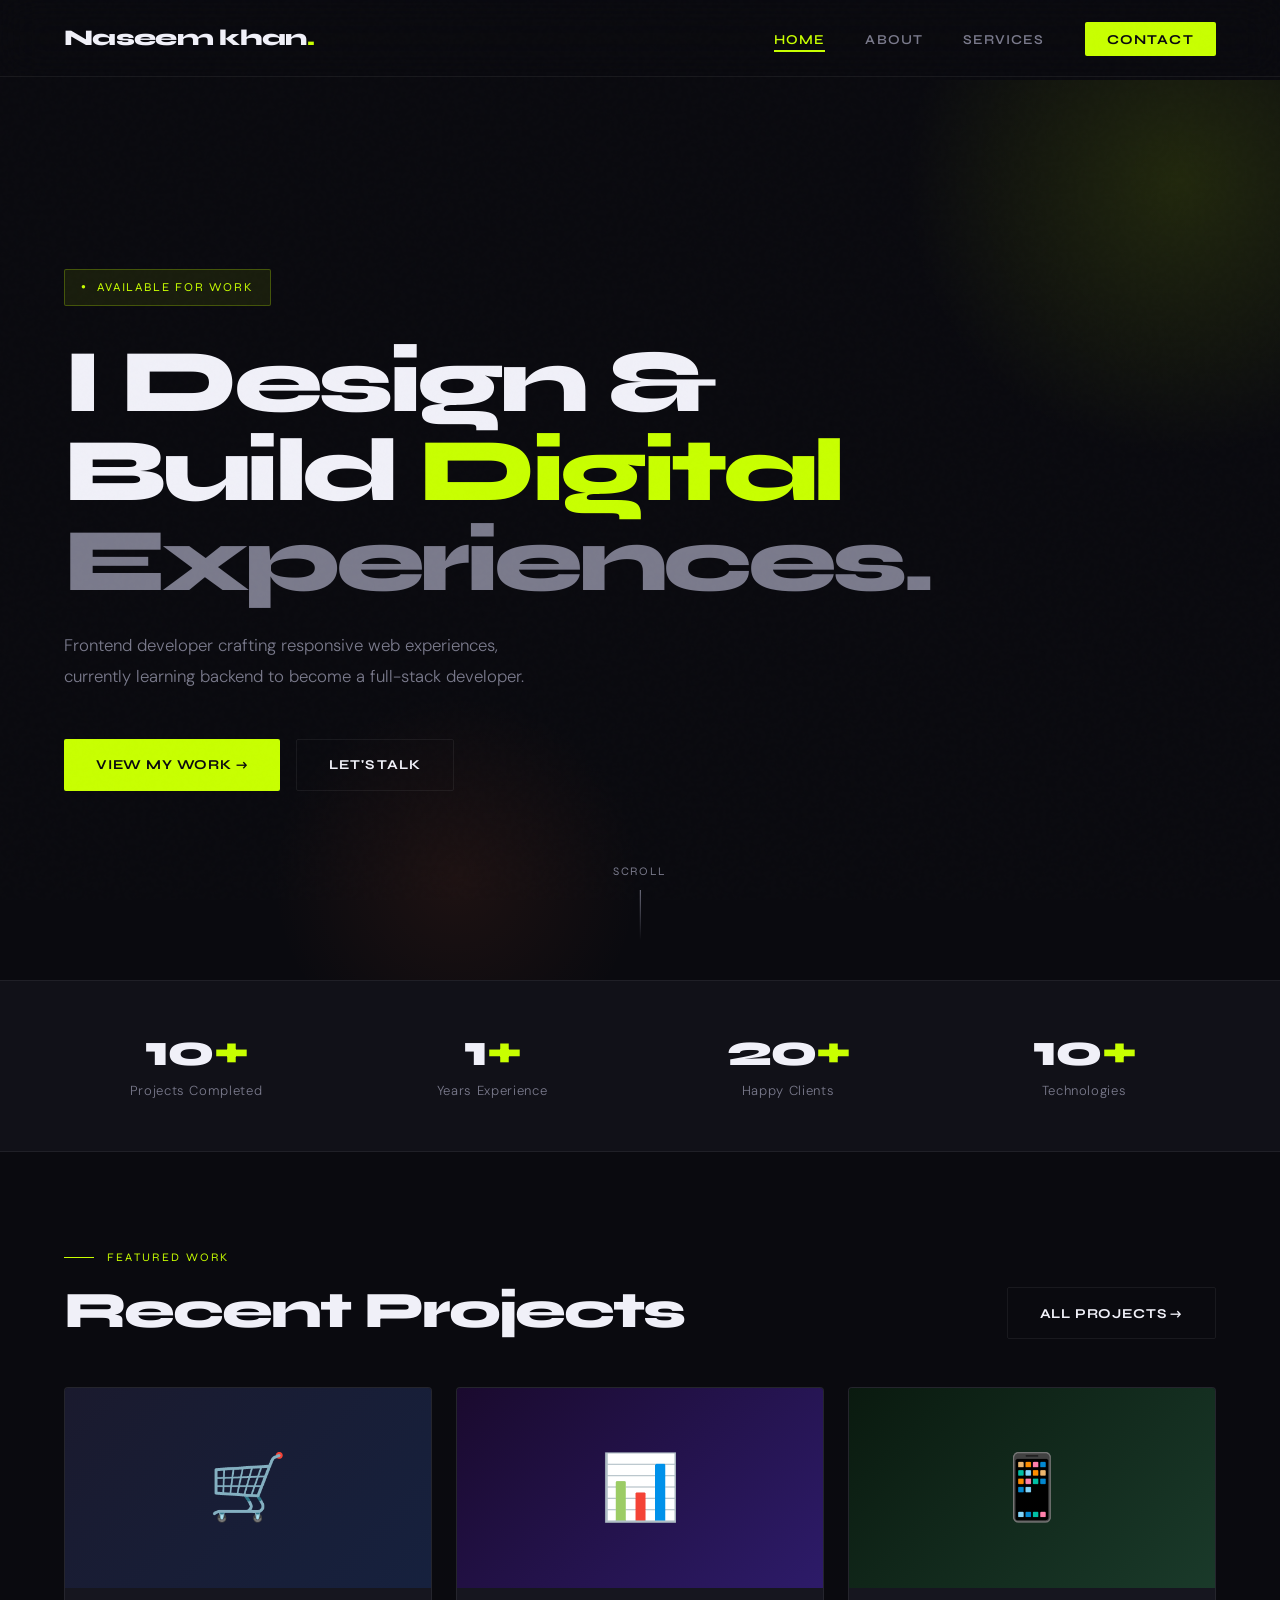
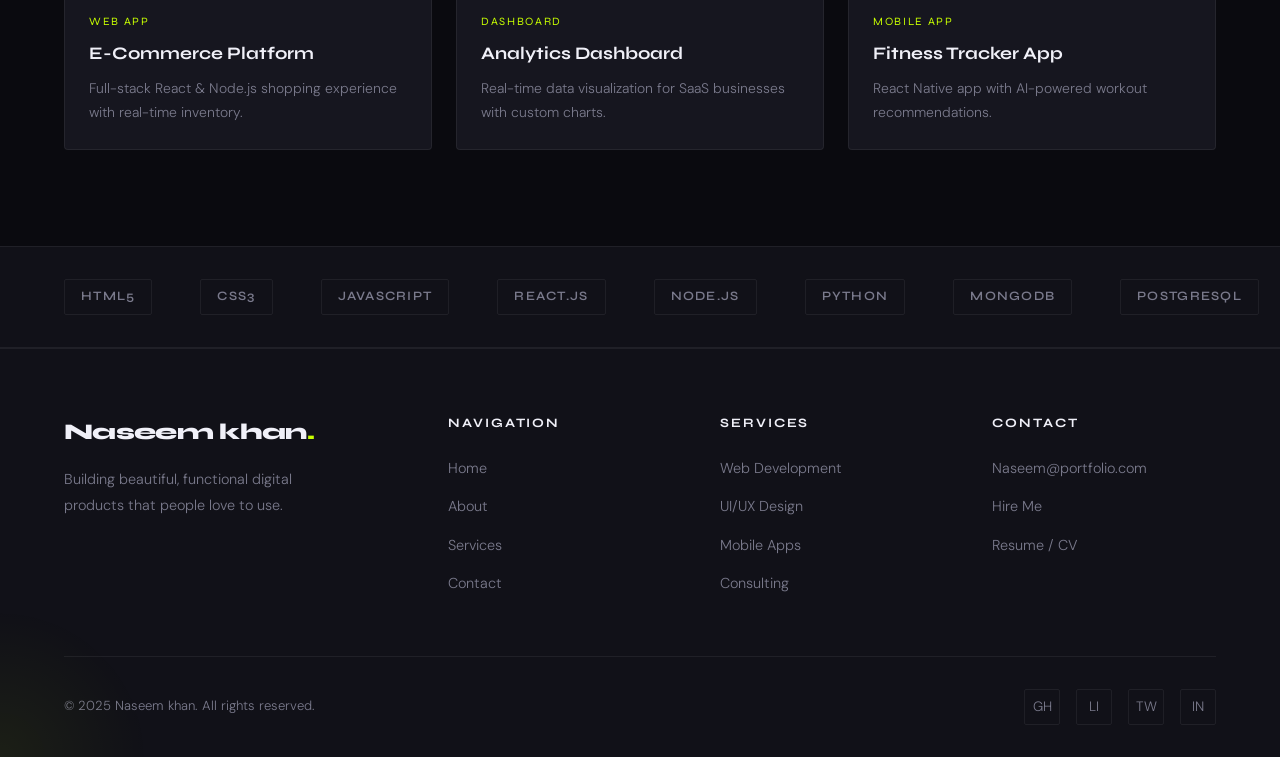
<file: NaseeemPortfolio/index.html>
<!DOCTYPE html>
<html lang="en">

<head>
  <meta charset="UTF-8" />
  <meta name="viewport" content="width=device-width, initial-scale=1.0" />
  <title>Portfolio — Home</title>
  <link rel="stylesheet" href="style.css" />
  <style>
    /* ── HERO ── */
    .hero {
      min-height: 100vh;
      display: flex;
      align-items: center;
      padding: 0 4rem;
      position: relative;
      overflow: hidden;
    }

    .hero-bg {
      position: absolute;
      inset: 0;
      z-index: 0;
    }

    .hero-bg::before {
      content: '';
      position: absolute;
      top: -200px;
      right: -200px;
      width: 600px;
      height: 600px;
      background: radial-gradient(circle, rgba(200, 255, 0, 0.12) 0%, transparent 65%);
      animation: pulse 6s ease-in-out infinite;
    }

    .hero-bg::after {
      content: '';
      position: absolute;
      bottom: -100px;
      left: 20%;
      width: 400px;
      height: 400px;
      background: radial-gradient(circle, rgba(255, 107, 53, 0.08) 0%, transparent 65%);
      animation: pulse 8s ease-in-out 2s infinite;
    }

    @keyframes pulse {

      0%,
      100% {
        transform: scale(1);
        opacity: 1;
      }

      50% {
        transform: scale(1.1);
        opacity: 0.7;
      }
    }

    .hero-content {
      position: relative;
      z-index: 1;
      max-width: 800px;
    }

    .hero-tag {
      display: inline-flex;
      align-items: center;
      gap: 0.6rem;
      background: rgba(200, 255, 0, 0.08);
      border: 1px solid rgba(200, 255, 0, 0.25);
      color: var(--accent);
      font-family: var(--font-display);
      font-size: 0.75rem;
      letter-spacing: 0.15em;
      text-transform: uppercase;
      padding: 0.45rem 1rem;
      border-radius: 2px;
      margin-bottom: 2rem;
      animation: fadeIn 0.8s ease both;
    }

    .hero-tag::before {
      content: '●';
      font-size: 0.5rem;
      animation: blink 1.5s infinite;
    }

    @keyframes blink {

      0%,
      100% {
        opacity: 1
      }

      50% {
        opacity: 0.2
      }
    }

    .hero-title {
      font-family: var(--font-display);
      font-weight: 800;
      font-size: clamp(3rem, 7vw, 6rem);
      line-height: 1.0;
      letter-spacing: -0.05em;
      margin-bottom: 1.5rem;
    }

    .hero-title .line {
      display: block;
      animation: fadeUp 0.8s ease both;
    }

    .hero-title .line:nth-child(2) {
      animation-delay: 0.15s;
    }

    .hero-title .line:nth-child(3) {
      animation-delay: 0.3s;
      color: var(--muted);
    }

    .hero-title .highlight {
      color: var(--accent);
      position: relative;
    }

    .hero-desc {
      font-size: 1.05rem;
      color: var(--muted);
      max-width: 500px;
      margin-bottom: 3rem;
      line-height: 1.8;
      animation: fadeUp 0.8s 0.45s ease both;
    }

    .hero-actions {
      display: flex;
      gap: 1rem;
      flex-wrap: wrap;
      animation: fadeUp 0.8s 0.6s ease both;
    }

    .hero-scroll {
      position: absolute;
      bottom: 2.5rem;
      left: 50%;
      transform: translateX(-50%);
      display: flex;
      flex-direction: column;
      align-items: center;
      gap: 0.5rem;
      color: var(--muted);
      font-size: 0.72rem;
      letter-spacing: 0.15em;
      text-transform: uppercase;
      font-family: var(--font-display);
    }

    .scroll-line {
      width: 1px;
      height: 50px;
      background: linear-gradient(to bottom, var(--muted), transparent);
      animation: scrollLine 2s ease-in-out infinite;
    }

    @keyframes scrollLine {
      0% {
        transform: scaleY(0);
        transform-origin: top;
      }

      50% {
        transform: scaleY(1);
        transform-origin: top;
      }

      51% {
        transform: scaleY(1);
        transform-origin: bottom;
      }

      100% {
        transform: scaleY(0);
        transform-origin: bottom;
      }
    }

    /* ── STATS ── */
    .stats-section {
      background: var(--surface);
      border-top: 1px solid var(--border);
      border-bottom: 1px solid var(--border);
      padding: 3rem 4rem;
    }

    .stats-grid {
      display: grid;
      grid-template-columns: repeat(4, 1fr);
      gap: 2rem;
    }

    .stat-item {
      text-align: center;
    }

    .stat-num {
      font-family: var(--font-display);
      font-weight: 800;
      font-size: 2.8rem;
      letter-spacing: -0.04em;
      color: var(--text);
      line-height: 1;
    }

    .stat-num span {
      color: var(--accent);
    }

    .stat-label {
      font-size: 0.82rem;
      color: var(--muted);
      margin-top: 0.4rem;
      letter-spacing: 0.05em;
    }

    /* ── WORK PREVIEW ── */
    .work-preview {
      padding: 6rem 4rem;
    }

    .work-header {
      display: flex;
      justify-content: space-between;
      align-items: flex-end;
      margin-bottom: 3rem;
    }

    .projects-grid {
      display: grid;
      grid-template-columns: repeat(3, 1fr);
      gap: 1.5rem;
    }

    .project-card {
      background: var(--card);
      border: 1px solid var(--border);
      border-radius: 4px;
      overflow: hidden;
      transition: all 0.4s ease;
      cursor: pointer;
    }

    .project-card:hover {
      border-color: rgba(200, 255, 0, 0.3);
      transform: translateY(-6px);
      box-shadow: 0 20px 60px rgba(0, 0, 0, 0.4);
    }

    .project-thumb {
      height: 200px;
      position: relative;
      overflow: hidden;
    }

    .project-thumb .thumb-bg {
      position: absolute;
      inset: 0;
      display: flex;
      align-items: center;
      justify-content: center;
      font-size: 4rem;
      transition: transform 0.4s ease;
    }

    .project-card:hover .thumb-bg {
      transform: scale(1.08);
    }

    .p1 .thumb-bg {
      background: linear-gradient(135deg, #1a1a2e, #16213e);
    }

    .p2 .thumb-bg {
      background: linear-gradient(135deg, #1a0a2e, #2d1b69);
    }

    .p3 .thumb-bg {
      background: linear-gradient(135deg, #0a1a0f, #1a3a2a);
    }

    .project-info {
      padding: 1.5rem;
    }

    .project-tag {
      font-size: 0.7rem;
      letter-spacing: 0.15em;
      text-transform: uppercase;
      color: var(--accent);
      font-family: var(--font-display);
      margin-bottom: 0.5rem;
    }

    .project-info h3 {
      font-family: var(--font-display);
      font-weight: 700;
      font-size: 1.1rem;
      margin-bottom: 0.5rem;
    }

    .project-info p {
      font-size: 0.87rem;
      color: var(--muted);
    }

    /* ── SKILLS STRIP ── */
    .skills-strip {
      background: var(--surface);
      border-top: 1px solid var(--border);
      border-bottom: 1px solid var(--border);
      padding: 2rem 4rem;
      overflow: hidden;
    }

    .skills-track {
      display: flex;
      gap: 3rem;
      animation: marquee 20s linear infinite;
      white-space: nowrap;
    }

    .skill-pill {
      font-family: var(--font-display);
      font-weight: 600;
      font-size: 0.8rem;
      letter-spacing: 0.1em;
      text-transform: uppercase;
      color: var(--muted);
      padding: 0.4rem 1rem;
      border: 1px solid var(--border);
      border-radius: 2px;
      flex-shrink: 0;
      transition: all 0.3s;
    }

    .skill-pill:hover {
      color: var(--accent);
      border-color: var(--accent);
    }

    @keyframes marquee {
      from {
        transform: translateX(0);
      }

      to {
        transform: translateX(-50%);
      }
    }

    @media (max-width: 900px) {
      .hero {
        padding: 0 1.5rem;
        min-height: 100svh;
      }

      .stats-section {
        padding: 2rem 1.5rem;
      }

      .stats-grid {
        grid-template-columns: repeat(2, 1fr);
      }

      .work-preview {
        padding: 4rem 1.5rem;
      }

      .work-header {
        flex-direction: column;
        align-items: flex-start;
        gap: 1rem;
      }

      .projects-grid {
        grid-template-columns: 1fr;
      }

      .skills-strip {
        padding: 2rem 1.5rem;
      }
    }
  </style>
</head>

<body>

  <!-- NAVBAR -->
  <nav>
    <a href="index.html" class="nav-logo">Naseem khan<span>.</span></a>
    <ul class="nav-links">
      <li><a href="index.html">Home</a></li>
      <li><a href="about.html">About</a></li>
      <li><a href="services.html">Services</a></li>
      <li><a href="contact.html" class="nav-cta">Contact</a></li>
    </ul>
    <button class="hamburger" aria-label="Menu">
      <span></span><span></span><span></span>
    </button>
  </nav>

  <div class="page-content">

    <!-- HERO -->
    <section class="hero">
      <div class="hero-bg"></div>
      <div class="hero-content">
        <div class="hero-tag">Available for work</div>
        <h1 class="hero-title">
          <span class="line">I Design &amp;</span>
          <span class="line">Build <span class="highlight">Digital</span></span>
          <span class="line">Experiences.</span>
        </h1>
        <p class="hero-desc">
          Frontend developer crafting responsive web experiences,
          currently learning backend to become a full-stack developer.
        </p>
        <div class="hero-actions">
          <a href="services.html" class="btn btn-primary">View My Work →</a>
          <a href="contact.html" class="btn btn-outline">Let's Talk</a>
        </div>
      </div>
      <div class="hero-scroll">
        <span>Scroll</span>
        <div class="scroll-line"></div>
      </div>
    </section>

    <!-- STATS -->
    <div class="stats-section">
      <div class="stats-grid">
        <div class="stat-item animate">
          <div class="stat-num">10<span>+</span></div>
          <div class="stat-label">Projects Completed</div>
        </div>
        <div class="stat-item animate" data-delay="100">
          <div class="stat-num">1<span>+</span></div>
          <div class="stat-label">Years Experience</div>
        </div>
        <div class="stat-item animate" data-delay="200">
          <div class="stat-num">20<span>+</span></div>
          <div class="stat-label">Happy Clients</div>
        </div>
        <div class="stat-item animate" data-delay="300">
          <div class="stat-num">10<span>+</span></div>
          <div class="stat-label">Technologies</div>
        </div>
      </div>
    </div>

    <!-- WORK PREVIEW -->
    <section class="work-preview">
      <div class="work-header animate">
        <div>
          <div class="section-label">Featured Work</div>
          <h2 class="section-title">Recent Projects</h2>
        </div>
        <a href="services.html" class="btn btn-outline">All Projects →</a>
      </div>
      <div class="projects-grid">
        <div class="project-card animate" data-delay="100">
          <div class="project-thumb p1">
            <div class="thumb-bg">🛒</div>
          </div>
          <div class="project-info">
            <div class="project-tag">Web App</div>
            <h3>E-Commerce Platform</h3>
            <p>Full-stack React & Node.js shopping experience with real-time inventory.</p>
          </div>
        </div>
        <div class="project-card animate" data-delay="200">
          <div class="project-thumb p2">
            <div class="thumb-bg">📊</div>
          </div>
          <div class="project-info">
            <div class="project-tag">Dashboard</div>
            <h3>Analytics Dashboard</h3>
            <p>Real-time data visualization for SaaS businesses with custom charts.</p>
          </div>
        </div>
        <div class="project-card animate" data-delay="300">
          <div class="project-thumb p3">
            <div class="thumb-bg">📱</div>
          </div>
          <div class="project-info">
            <div class="project-tag">Mobile App</div>
            <h3>Fitness Tracker App</h3>
            <p>React Native app with AI-powered workout recommendations.</p>
          </div>
        </div>
      </div>
    </section>

    <!-- SKILLS MARQUEE -->
    <div class="skills-strip">
      <div class="skills-track">
        <span class="skill-pill">HTML5</span>
        <span class="skill-pill">CSS3</span>
        <span class="skill-pill">JavaScript</span>
        <span class="skill-pill">React.js</span>
        <span class="skill-pill">Node.js</span>
        <span class="skill-pill">Python</span>
        <span class="skill-pill">MongoDB</span>
        <span class="skill-pill">PostgreSQL</span>
        <span class="skill-pill">UI/UX Design</span>
        <span class="skill-pill">Figma</span>
        <span class="skill-pill">Next.js</span>
        <span class="skill-pill">TypeScript</span>
        <!-- duplicate for seamless loop -->
        <span class="skill-pill">HTML5</span>
        <span class="skill-pill">CSS3</span>
        <span class="skill-pill">JavaScript</span>
        <span class="skill-pill">React.js</span>
        <span class="skill-pill">Node.js</span>
        <span class="skill-pill">Python</span>
        <span class="skill-pill">MongoDB</span>
        <span class="skill-pill">PostgreSQL</span>
        <span class="skill-pill">UI/UX Design</span>
        <span class="skill-pill">Figma</span>
        <span class="skill-pill">Next.js</span>
        <span class="skill-pill">TypeScript</span>
      </div>
    </div>

  </div><!-- /page-content -->

  <!-- FOOTER -->
  <footer>
    <div class="footer-grid">
      <div class="footer-brand">
        <a href="index.html" class="nav-logo">Naseem khan<span>.</span></a>
        <p>Building beautiful, functional digital products that people love to use.</p>
      </div>
      <div class="footer-col">
        <h4>Navigation</h4>
        <ul>
          <li><a href="index.html">Home</a></li>
          <li><a href="about.html">About</a></li>
          <li><a href="services.html">Services</a></li>
          <li><a href="contact.html">Contact</a></li>
        </ul>
      </div>
      <div class="footer-col">
        <h4>Services</h4>
        <ul>
          <li><a href="services.html">Web Development</a></li>
          <li><a href="services.html">UI/UX Design</a></li>
          <li><a href="services.html">Mobile Apps</a></li>
          <li><a href="services.html">Consulting</a></li>
        </ul>
      </div>
      <div class="footer-col">
        <h4>Contact</h4>
        <ul>
          <li><a href="contact.html">Naseem@portfolio.com</a></li>
          <li><a href="contact.html">Hire Me</a></li>
          <li><a href="#">Resume / CV</a></li>
        </ul>
      </div>
    </div>
    <div class="footer-bottom">
      <span>© 2025 Naseem khan. All rights reserved.</span>
      <div class="footer-socials">
        <a href="https://github.com/gulnaseemkhan" title="GitHub">GH</a>
        <a href="https://www.linkedin.com/in/gul-naseem-khan" target="_blank" LinkedIn title="LinkedIn">LI</a>
        <a href="https://x.com/gul_naseemkhan" title="Twitter">TW</a>
        <a href="https://www.instagram.com/gul_naseem_020" title="Instagram">IN</a>
      </div>
    </div>
  </footer>

  <script src="script.js"></script>
</body>

</html>
</file>
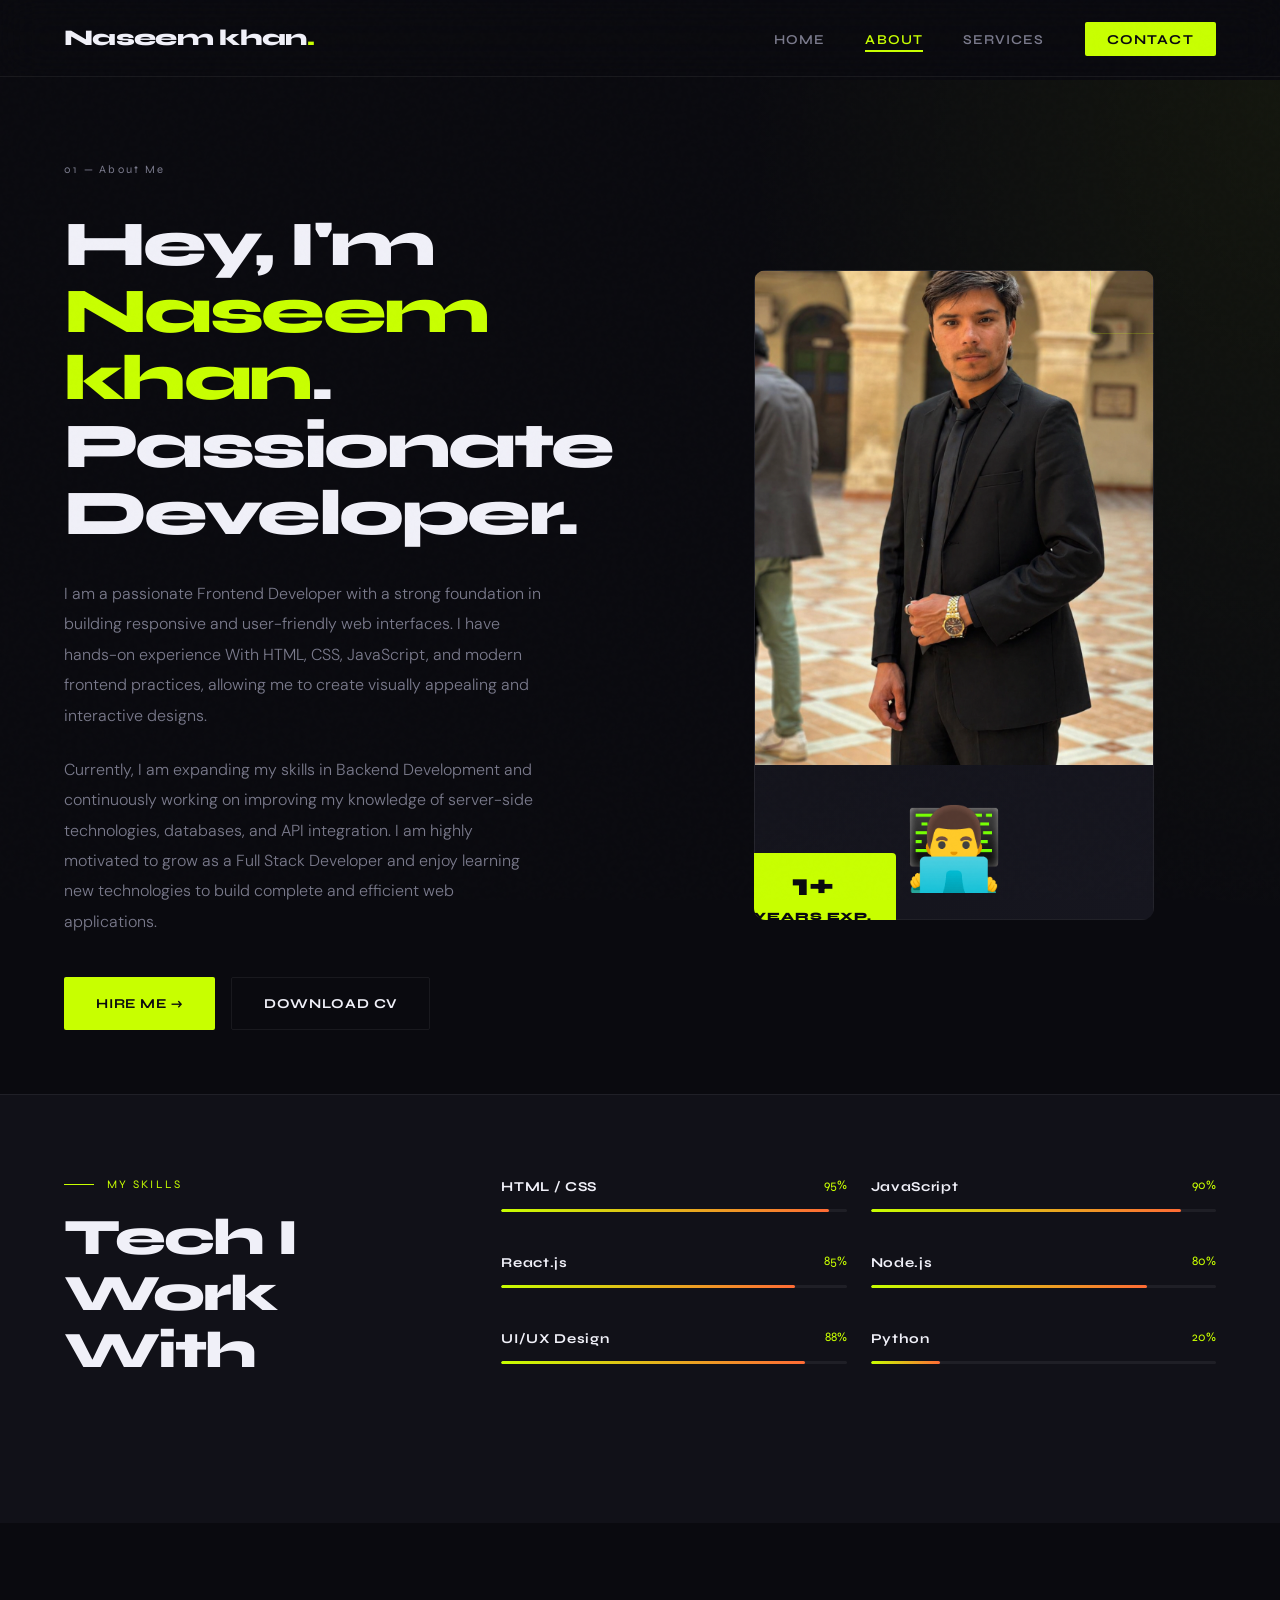
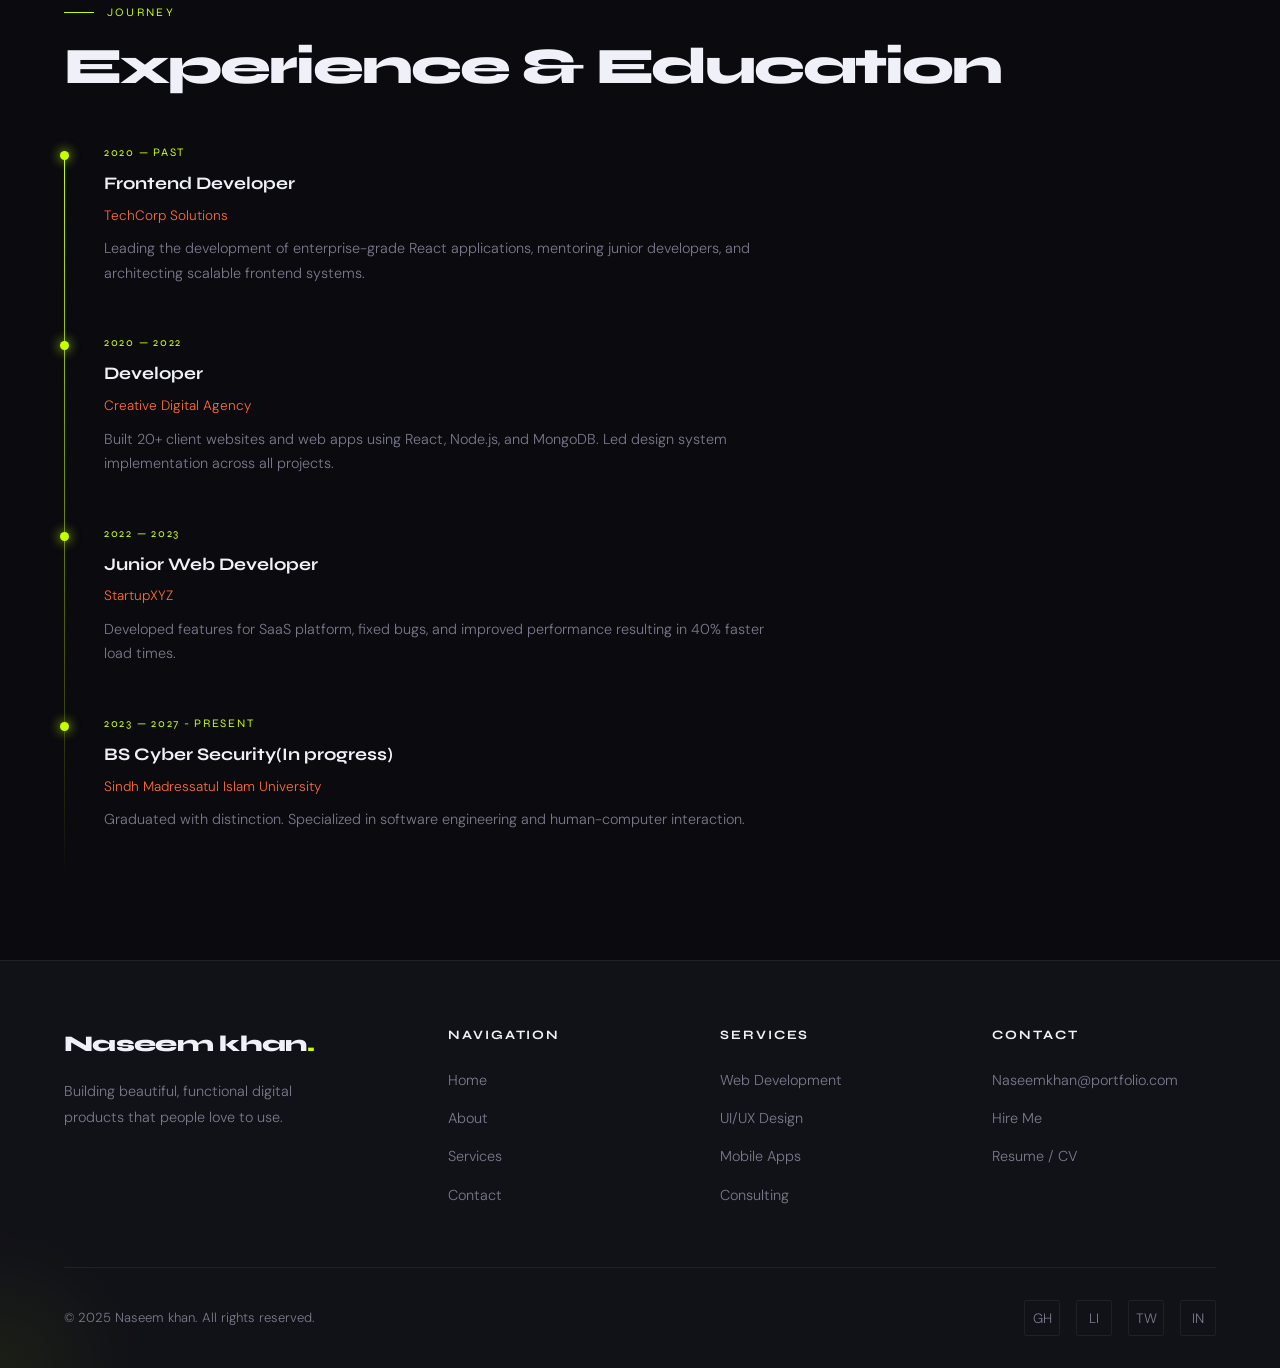
<file: NaseeemPortfolio/about.html>
<!DOCTYPE html>
<html lang="en">
<head>
  <meta charset="UTF-8" />
  <meta name="viewport" content="width=device-width, initial-scale=1.0" />
  <title>Portfolio — About</title>
  <link rel="stylesheet" href="style.css" />
  <style>
    /* ── ABOUT HERO ── */
    .about-hero {
      padding: 5rem 4rem 4rem;
      display: grid;
      grid-template-columns: 1fr 1fr;
      gap: 5rem;
      align-items: center;
      min-height: 85vh;
      position: relative;
    }

    .about-hero::before {
      content: '';
      position: absolute;
      top: 0; right: 0;
      width: 50%;
      height: 100%;
      background: radial-gradient(ellipse at top right, rgba(200,255,0,0.05) 0%, transparent 60%);
      pointer-events: none;
    }

    .about-text .hero-num {
      font-family: var(--font-display);
      font-size: 0.7rem;
      letter-spacing: 0.2em;
      color: var(--muted);
      margin-bottom: 2rem;
    }

    .about-big {
      font-family: var(--font-display);
      font-weight: 800;
      font-size: clamp(2.5rem, 5vw, 4.5rem);
      line-height: 1.05;
      letter-spacing: -0.04em;
      margin-bottom: 2rem;
    }
    .about-big span { color: var(--accent); }

    .about-text p {
      color: var(--muted);
      font-size: 1rem;
      line-height: 1.9;
      margin-bottom: 1.5rem;
      max-width: 480px;
    }

    .about-actions { display: flex; gap: 1rem; flex-wrap: wrap; margin-top: 2.5rem; }

    /* ── PHOTO CARD ── */
    .photo-card {
      position: relative;
    }

    .photo-frame {
      width: 100%;
      aspect-ratio: 3/4;
      max-width: 400px;
      margin: 0 auto;
      position: relative;
    }

    .photo-placeholder {
      width: 100%;
      height: 100%;
      background: linear-gradient(145deg, var(--surface), var(--card));
      border: 1px solid var(--border);
      border-radius: 4px;
      display: flex;
      flex-direction: column;
      align-items: center;
      justify-content: center;
      gap: 1rem;
      font-size: 5rem;
    }

    .photo-placeholder p {
      font-family: var(--font-display);
      font-size: 0.8rem;
      letter-spacing: 0.1em;
      text-transform: uppercase;
      color: var(--muted);
    }

    .photo-badge {
      position: absolute;
      bottom: -1.5rem;
      left: -1.5rem;
      background: var(--accent);
      color: #0a0a0f;
      font-family: var(--font-display);
      font-weight: 800;
      padding: 1rem 1.5rem;
      border-radius: 4px;
      text-align: center;
    }
    .photo-badge .num {
      font-size: 2rem;
      line-height: 1;
      display: block;
    }
    .photo-badge .label {
      font-size: 0.7rem;
      letter-spacing: 0.08em;
      text-transform: uppercase;
    }

    .photo-deco {
      position: absolute;
      top: -1rem;
      right: -1rem;
      width: 80px; height: 80px;
      border: 1px solid rgba(200,255,0,0.2);
      border-radius: 4px;
    }

    /* ── SKILLS SECTION ── */
    .skills-section {
      padding: 5rem 4rem;
      background: var(--surface);
      border-top: 1px solid var(--border);
    }

    .skills-intro {
      display: grid;
      grid-template-columns: 1fr 2fr;
      gap: 5rem;
      margin-bottom: 4rem;
    }

    .skills-grid {
      display: grid;
      grid-template-columns: repeat(2, 1fr);
      gap: 1.5rem;
    }

    .skill-bar-item {}
    .skill-bar-header {
      display: flex;
      justify-content: space-between;
      margin-bottom: 0.7rem;
    }
    .skill-name {
      font-family: var(--font-display);
      font-weight: 700;
      font-size: 0.85rem;
      letter-spacing: 0.05em;
    }
    .skill-pct {
      font-family: var(--font-display);
      font-size: 0.8rem;
      color: var(--accent);
    }
    .bar {
      height: 3px;
      background: var(--border);
      border-radius: 2px;
      overflow: hidden;
    }
    .bar-fill {
      height: 100%;
      background: linear-gradient(90deg, var(--accent), var(--accent2));
      border-radius: 2px;
      width: 0;
      transition: width 1.2s ease;
    }
    .bar-fill.loaded { width: var(--w); }

    /* ── TIMELINE ── */
    .timeline-section { padding: 5rem 4rem; }

    .timeline {
      position: relative;
      max-width: 700px;
      margin-top: 3rem;
    }

    .timeline::before {
      content: '';
      position: absolute;
      left: 0;
      top: 8px;
      bottom: 0;
      width: 1px;
      background: linear-gradient(to bottom, var(--accent), transparent);
    }

    .timeline-item {
      padding-left: 2.5rem;
      padding-bottom: 3rem;
      position: relative;
    }

    .timeline-item::before {
      content: '';
      position: absolute;
      left: -4px;
      top: 8px;
      width: 9px; height: 9px;
      border-radius: 50%;
      background: var(--accent);
      box-shadow: 0 0 12px var(--accent);
    }

    .timeline-year {
      font-family: var(--font-display);
      font-size: 0.72rem;
      letter-spacing: 0.15em;
      text-transform: uppercase;
      color: var(--accent);
      margin-bottom: 0.4rem;
    }

    .timeline-item h3 {
      font-family: var(--font-display);
      font-weight: 700;
      font-size: 1.1rem;
      margin-bottom: 0.3rem;
    }

    .timeline-item .org {
      font-size: 0.85rem;
      color: var(--accent2);
      margin-bottom: 0.6rem;
    }

    .timeline-item p {
      font-size: 0.9rem;
      color: var(--muted);
      line-height: 1.7;
    }

    @media (max-width: 900px) {
      .about-hero { grid-template-columns: 1fr; gap: 3rem; padding: 3rem 1.5rem 2rem; min-height: auto; }
      .photo-frame { max-width: 280px; }
      .skills-section { padding: 4rem 1.5rem; }
      .skills-intro { grid-template-columns: 1fr; gap: 2rem; }
      .skills-grid { grid-template-columns: 1fr; }
      .timeline-section { padding: 4rem 1.5rem; }
    }
  </style>
</head>
<body>

  <!-- NAVBAR -->
  <nav>
    <a href="index.html" class="nav-logo">Naseem khan<span>.</span></a>
    <ul class="nav-links">
      <li><a href="index.html">Home</a></li>
      <li><a href="about.html">About</a></li>
      <li><a href="services.html">Services</a></li>
      <li><a href="contact.html" class="nav-cta">Contact</a></li>
    </ul>
    <button class="hamburger"><span></span><span></span><span></span></button>
  </nav>

  <div class="page-content">

    <!-- ABOUT HERO -->
    <div class="about-hero">
      <div class="about-text">
        <div class="hero-num animate">01 — About Me</div>
        <h1 class="about-big animate" data-delay="100">
          Hey, I'm <span>Naseem khan</span>.<br/>Passionate Developer.
        </h1>
        <p class="animate" data-delay="200">
          I am a passionate Frontend Developer with a strong foundation 
          in building responsive and user-friendly web interfaces. I have hands-on experience With
           HTML, CSS, JavaScript, and modern frontend practices, allowing me to create visually appealing and interactive designs.
        </p>
        <p class="animate" data-delay="300">
         Currently, I am expanding my skills in Backend Development and continuously working on improving my knowledge of server-side technologies, 
         databases, and API integration. I am highly motivated to grow as a Full Stack Developer and enjoy learning new technologies to build complete and efficient web applications.
        </p>
        <div class="about-actions animate" data-delay="400">
          <a href="contact.html" class="btn btn-primary">Hire Me →</a>
          <a href="#" class="btn btn-outline">Download CV</a>
        </div>
      </div>

      <div class="photo-card animate" data-delay="200">
        <div class="photo-frame">
          <div class="photo-placeholder">
         <img src="naseempi.png" alt="My photo">
            👨‍💻
            <p>your photo is here</p>
          </div>
          <div class="photo-badge">
            <span class="num">1+</span>
            <span class="label">Years Exp.</span>
          </div>
          <div class="photo-deco"></div>
        </div>
      </div>
    </div>

    <!-- SKILLS -->
    <div class="skills-section">
      <div class="skills-intro">
        <div>
          <div class="section-label animate">My Skills</div>
          <h2 class="section-title animate" data-delay="100">Tech I Work With</h2>
        </div>
        <div class="skills-grid">
          <div class="skill-bar-item animate" data-delay="100">
            <div class="skill-bar-header">
              <span class="skill-name">HTML / CSS</span>
              <span class="skill-pct">95%</span>
            </div>
            <div class="bar"><div class="bar-fill" style="--w:95%"></div></div>
          </div>
          <div class="skill-bar-item animate" data-delay="150">
            <div class="skill-bar-header">
              <span class="skill-name">JavaScript</span>
              <span class="skill-pct">90%</span>
            </div>
            <div class="bar"><div class="bar-fill" style="--w:90%"></div></div>
          </div>
          <div class="skill-bar-item animate" data-delay="200">
            <div class="skill-bar-header">
              <span class="skill-name">React.js</span>
              <span class="skill-pct">85%</span>
            </div>
            <div class="bar"><div class="bar-fill" style="--w:85%"></div></div>
          </div>
          <div class="skill-bar-item animate" data-delay="250">
            <div class="skill-bar-header">
              <span class="skill-name">Node.js</span>
              <span class="skill-pct">80%</span>
            </div>
            <div class="bar"><div class="bar-fill" style="--w:80%"></div></div>
          </div>
          <div class="skill-bar-item animate" data-delay="300">
            <div class="skill-bar-header">
              <span class="skill-name">UI/UX Design</span>
              <span class="skill-pct">88%</span>
            </div>
            <div class="bar"><div class="bar-fill" style="--w:88%"></div></div>
          </div>
          <div class="skill-bar-item animate" data-delay="350">
            <div class="skill-bar-header">
              <span class="skill-name">Python</span>
              <span class="skill-pct">20%</span>
            </div>
            <div class="bar"><div class="bar-fill" style="--w:20%"></div></div>
          </div>
        </div>
      </div>
    </div>

    <!-- TIMELINE -->
    <section class="timeline-section">
      <div class="section-label animate">Journey</div>
      <h2 class="section-title animate" data-delay="100">Experience &amp; Education</h2>

      <div class="timeline">
        <div class="timeline-item animate" data-delay="150">
          <div class="timeline-year">2020 — Past</div>
          <h3>Frontend Developer</h3>
          <div class="org">TechCorp Solutions</div>
          <p>Leading the development of enterprise-grade React applications, mentoring junior developers, and architecting scalable frontend systems.</p>
        </div>
        <div class="timeline-item animate" data-delay="250">
          <div class="timeline-year">2020 — 2022</div>
          <h3> Developer</h3>
          <div class="org">Creative Digital Agency</div>
          <p>Built 20+ client websites and web apps using React, Node.js, and MongoDB. Led design system implementation across all projects.</p>
        </div>
        <div class="timeline-item animate" data-delay="350">
          <div class="timeline-year">2022 — 2023</div>
          <h3>Junior Web Developer</h3>
          <div class="org">StartupXYZ</div>
          <p>Developed features for SaaS platform, fixed bugs, and improved performance resulting in 40% faster load times.</p>
        </div>
        <div class="timeline-item animate" data-delay="450">
          <div class="timeline-year">2023 — 2027 - present</div>
          <h3>BS Cyber Security(In progress)</h3>
          <div class="org">Sindh Madressatul Islam University</div>
          <p>Graduated with distinction. Specialized in software engineering and human-computer interaction.</p>
        </div>
      </div>
    </section>

  </div>

  <!-- FOOTER -->
  <footer>
    <div class="footer-grid">
      <div class="footer-brand">
        <a href="index.html" class="nav-logo">Naseem khan<span>.</span></a>
        <p>Building beautiful, functional digital products that people love to use.</p>
      </div>
      <div class="footer-col">
        <h4>Navigation</h4>
        <ul>
          <li><a href="index.html">Home</a></li>
          <li><a href="about.html">About</a></li>
          <li><a href="services.html">Services</a></li>
          <li><a href="contact.html">Contact</a></li>
        </ul>
      </div>
      <div class="footer-col">
        <h4>Services</h4>
        <ul>
          <li><a href="services.html">Web Development</a></li>
          <li><a href="services.html">UI/UX Design</a></li>
          <li><a href="services.html">Mobile Apps</a></li>
          <li><a href="services.html">Consulting</a></li>
        </ul>
      </div>
      <div class="footer-col">
        <h4>Contact</h4>
        <ul>
          <li><a href="contact.html">Naseemkhan@portfolio.com</a></li>
          <li><a href="contact.html">Hire Me</a></li>
          <li><a href="#">Resume / CV</a></li>
        </ul>
      </div>
    </div>
    <div class="footer-bottom">
      <span>© 2025 Naseem khan. All rights reserved.</span>
      <div class="footer-socials">
        <a href="https://github.com/gulnaseemkhan">GH</a>
        <a href="https://www.linkedin.com/in/gul-naseem-khan" target="_blank"LinkedIn title="LinkedIn">LI</a>
        <a href="https://x.com/gul_naseemkhan" title="Twitter">TW</a>
        <a href="https://www.instagram.com/gul_naseem_020" title="Instagram">IN</a>
      </div>
    </div>
  </footer>

  <script src="script.js"></script>
  <script>
    // Animate skill bars on scroll
    const bars = document.querySelectorAll('.bar-fill');
    const barObserver = new IntersectionObserver(entries => {
      entries.forEach(e => {
        if (e.isIntersecting) { e.target.classList.add('loaded'); barObserver.unobserve(e.target); }
      });
    }, { threshold: 0.3 });
    bars.forEach(b => barObserver.observe(b));
  </script>
</body>
</html>
</file>
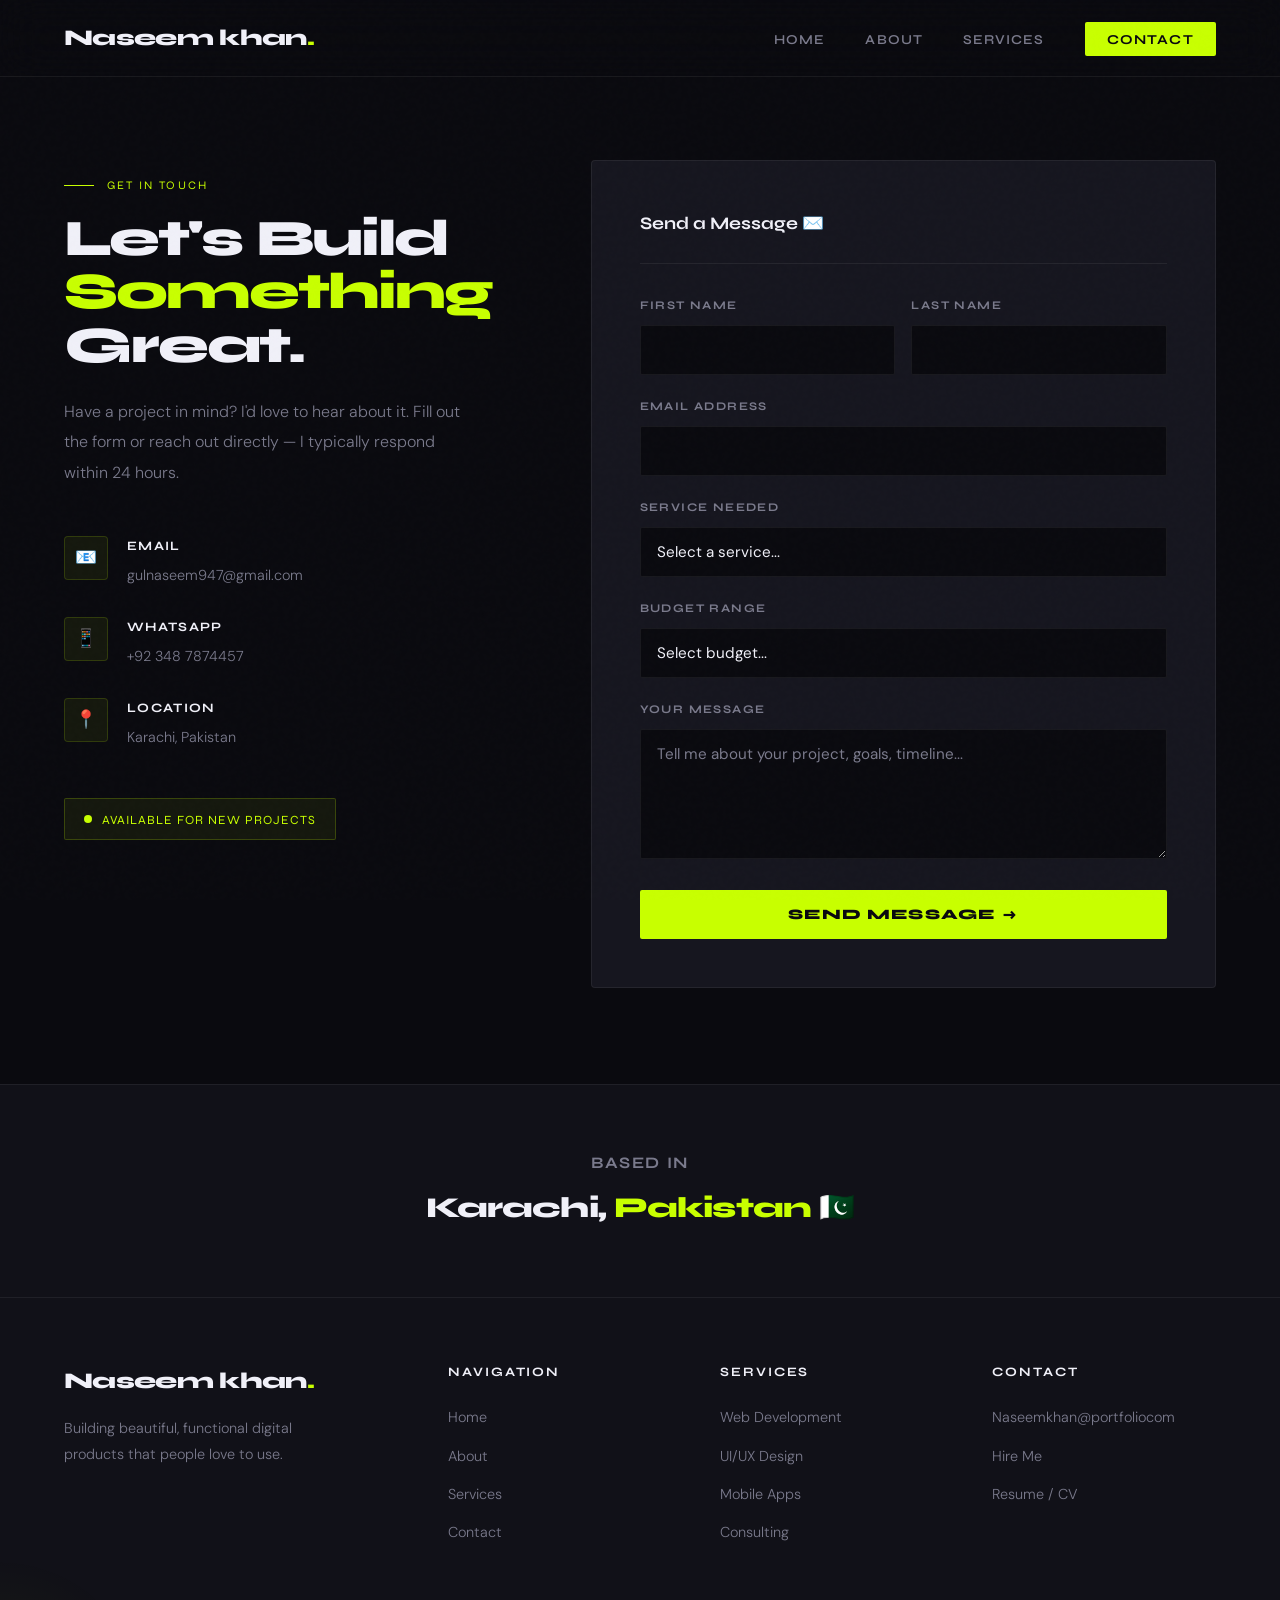
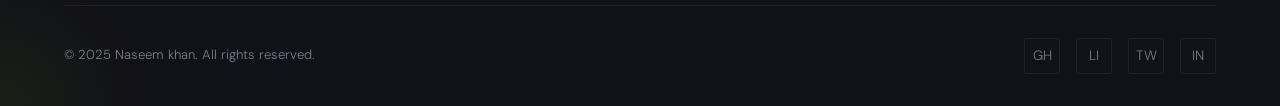
<file: NaseeemPortfolio/contact.html>
<!DOCTYPE html>
<html lang="en">
<head>
  <meta charset="UTF-8" />
  <meta name="viewport" content="width=device-width, initial-scale=1.0" />
  <title>Portfolio — Contact</title>
  <link rel="stylesheet" href="style.css" />
  <style>
    /* ── CONTACT LAYOUT ── */
    .contact-section {
      padding: 5rem 4rem 6rem;
      display: grid;
      grid-template-columns: 1fr 1.4fr;
      gap: 5rem;
      min-height: 90vh;
      align-items: start;
    }

    /* ── LEFT INFO ── */
    .contact-info { padding-top: 1rem; }

    .contact-info h1 {
      font-family: var(--font-display);
      font-weight: 800;
      font-size: clamp(2.5rem, 4vw, 4rem);
      line-height: 1.05;
      letter-spacing: -0.04em;
      margin-bottom: 1.5rem;
    }
    .contact-info h1 span { color: var(--accent); }

    .contact-info > p {
      color: var(--muted);
      font-size: 1rem;
      line-height: 1.9;
      max-width: 400px;
      margin-bottom: 3rem;
    }

    .contact-details { margin-bottom: 3rem; }

    .contact-item {
      display: flex;
      align-items: flex-start;
      gap: 1.2rem;
      margin-bottom: 1.8rem;
    }

    .contact-item-icon {
      width: 44px; height: 44px;
      background: rgba(200,255,0,0.06);
      border: 1px solid rgba(200,255,0,0.15);
      border-radius: 4px;
      display: flex;
      align-items: center;
      justify-content: center;
      font-size: 1.1rem;
      flex-shrink: 0;
    }

    .contact-item-text strong {
      display: block;
      font-family: var(--font-display);
      font-weight: 700;
      font-size: 0.8rem;
      letter-spacing: 0.1em;
      text-transform: uppercase;
      color: var(--text);
      margin-bottom: 0.2rem;
    }

    .contact-item-text span {
      font-size: 0.9rem;
      color: var(--muted);
    }

    .availability {
      display: inline-flex;
      align-items: center;
      gap: 0.6rem;
      background: rgba(200,255,0,0.06);
      border: 1px solid rgba(200,255,0,0.2);
      border-radius: 2px;
      padding: 0.6rem 1.2rem;
      font-family: var(--font-display);
      font-size: 0.78rem;
      letter-spacing: 0.08em;
      text-transform: uppercase;
      color: var(--accent);
    }

    .dot {
      width: 8px; height: 8px;
      border-radius: 50%;
      background: var(--accent);
      animation: blink 1.5s infinite;
    }

    @keyframes blink { 0%,100%{opacity:1} 50%{opacity:0.2} }

    /* ── FORM ── */
    .contact-form-wrap {
      background: var(--card);
      border: 1px solid var(--border);
      border-radius: 4px;
      padding: 3rem;
    }

    .form-title {
      font-family: var(--font-display);
      font-weight: 700;
      font-size: 1.1rem;
      margin-bottom: 2rem;
      padding-bottom: 1.5rem;
      border-bottom: 1px solid var(--border);
    }

    .form-row {
      display: grid;
      grid-template-columns: 1fr 1fr;
      gap: 1rem;
    }

    .field {
      margin-bottom: 1.4rem;
    }

    label {
      display: block;
      font-family: var(--font-display);
      font-weight: 700;
      font-size: 0.73rem;
      letter-spacing: 0.12em;
      text-transform: uppercase;
      color: var(--muted);
      margin-bottom: 0.6rem;
    }

    input, textarea, select {
      width: 100%;
      background: var(--bg);
      border: 1px solid var(--border);
      border-radius: 2px;
      color: var(--text);
      font-family: var(--font-body);
      font-size: 0.95rem;
      padding: 0.85rem 1rem;
      outline: none;
      transition: border-color 0.3s, box-shadow 0.3s;
      appearance: none;
    }

    input:focus, textarea:focus, select:focus {
      border-color: rgba(200,255,0,0.5);
      box-shadow: 0 0 0 3px rgba(200,255,0,0.06);
    }

    input::placeholder, textarea::placeholder { color: var(--muted); }

    textarea { resize: vertical; min-height: 130px; }

    select option { background: var(--bg); }

    .submit-btn {
      width: 100%;
      background: var(--accent);
      color: #0a0a0f;
      font-family: var(--font-display);
      font-weight: 800;
      font-size: 0.9rem;
      letter-spacing: 0.08em;
      text-transform: uppercase;
      padding: 1rem;
      border: none;
      border-radius: 2px;
      cursor: pointer;
      transition: all 0.3s;
      display: flex;
      align-items: center;
      justify-content: center;
      gap: 0.5rem;
      margin-top: 0.5rem;
    }
    .submit-btn:hover { background: #fff; transform: translateY(-2px); }
    .submit-btn:active { transform: translateY(0); }

    /* ── SUCCESS MSG ── */
    .success-msg {
      display: none;
      text-align: center;
      padding: 2rem;
    }
    .success-msg .check {
      font-size: 3rem;
      margin-bottom: 1rem;
    }
    .success-msg h3 {
      font-family: var(--font-display);
      font-weight: 700;
      font-size: 1.2rem;
      margin-bottom: 0.5rem;
    }
    .success-msg p { color: var(--muted); font-size: 0.9rem; }

    /* ── MAP STRIP ── */
    .map-strip {
      background: var(--surface);
      border-top: 1px solid var(--border);
      padding: 4rem;
      text-align: center;
    }
    .map-strip h3 {
      font-family: var(--font-display);
      font-weight: 700;
      font-size: 1rem;
      color: var(--muted);
      letter-spacing: 0.1em;
      text-transform: uppercase;
      margin-bottom: 0.5rem;
    }
    .map-strip p {
      font-family: var(--font-display);
      font-size: 1.8rem;
      font-weight: 800;
      letter-spacing: -0.03em;
    }
    .map-strip p span { color: var(--accent); }

    @media (max-width: 900px) {
      .contact-section { grid-template-columns: 1fr; gap: 3rem; padding: 3rem 1.5rem 4rem; }
      .form-row { grid-template-columns: 1fr; }
      .contact-form-wrap { padding: 1.8rem; }
      .map-strip { padding: 3rem 1.5rem; }
    }
  </style>
</head>
<body>

  <nav>
    <a href="index.html" class="nav-logo">Naseem khan<span>.</span></a>
    <ul class="nav-links">
      <li><a href="index.html">Home</a></li>
      <li><a href="about.html">About</a></li>
      <li><a href="services.html">Services</a></li>
      <li><a href="contact.html" class="nav-cta">Contact</a></li>
    </ul>
    <button class="hamburger"><span></span><span></span><span></span></button>
  </nav>

  <div class="page-content">

    <div class="contact-section">

      <!-- LEFT -->
      <div class="contact-info">
        <div class="section-label animate">Get In Touch</div>
        <h1 class="animate" data-delay="100">
          Let's Build<br/><span>Something</span><br/>Great.
        </h1>
        <p class="animate" data-delay="200">
          Have a project in mind? I'd love to hear about it. 
          Fill out the form or reach out directly — I typically 
          respond within 24 hours.
        </p>

        <div class="contact-details animate" data-delay="300">
          <div class="contact-item">
            <div class="contact-item-icon">📧</div>
            <div class="contact-item-text">
              <strong>Email</strong>
              <span>gulnaseem947@gmail.com</span>
            </div>
          </div>
          <div class="contact-item">
            <div class="contact-item-icon">📱</div>
            <div class="contact-item-text">
              <strong>WhatsApp</strong>
              <span>+92 348 7874457</span>
            </div>
          </div>
          <div class="contact-item">
            <div class="contact-item-icon">📍</div>
            <div class="contact-item-text">
              <strong>Location</strong>
              <span>Karachi, Pakistan</span>
            </div>
          </div>
        </div>

        <div class="availability animate" data-delay="400">
          <div class="dot"></div>
          Available for new projects
        </div>
      </div>

      <!-- RIGHT: FORM -->
      <div class="contact-form-wrap animate" data-delay="200">
        <div class="form-title">Send a Message ✉️</div>

        <div id="form-area">
          <div class="form-row">
            <div class="field">
              <label>First Name</label>
              <input type="text" id="fname" placeholder="" />
            </div>
            <div class="field">
              <label>Last Name</label>
              <input type="text" id="lname" placeholder="" />
            </div>
          </div>

          <div class="field">
            <label>Email Address</label>
            <input type="email" id="email" placeholder="" />
          </div>

          <div class="field">
            <label>Service Needed</label>
            <select id="service">
              <option value="" disabled selected>Select a service...</option>
              <option>Web Development</option>
              <option>UI/UX Design</option>
              <option>Mobile App</option>
              <option>Backend / API</option>
              <option>Consulting</option>
              <option>Other</option>
            </select>
          </div>

          <div class="field">
            <label>Budget Range</label>
            <select id="budget">
              <option value="" disabled selected>Select budget...</option>
              <option>Under $500</option>
              <option>$500 – $1,500</option>
              <option>$1,500 – $5,000</option>
              <option>$5,000+</option>
            </select>
          </div>

          <div class="field">
            <label>Your Message</label>
            <textarea id="message" placeholder="Tell me about your project, goals, timeline..."></textarea>
          </div>

          <button class="submit-btn" onclick="submitForm()">
            Send Message <span>→</span>
          </button>
        </div>

        <!-- SUCCESS -->
        <div class="success-msg" id="success">
          <div class="check">🎉</div>
          <h3>Message Sent!</h3>
          <p>Thanks for reaching out. I'll get back to you within 24 hours.</p>
        </div>
      </div>

    </div>

    <!-- LOCATION STRIP -->
    <div class="map-strip">
      <h3>Based In</h3>
      <p>Karachi, <span>Pakistan</span> 🇵🇰</p>
    </div>

  </div>

  <!-- FOOTER -->
  <footer>
    <div class="footer-grid">
      <div class="footer-brand">
        <a href="index.html" class="nav-logo">Naseem khan<span>.</span></a>
        <p>Building beautiful, functional digital products that people love to use.</p>
      </div>
      <div class="footer-col">
        <h4>Navigation</h4>
        <ul>
          <li><a href="index.html">Home</a></li>
          <li><a href="about.html">About</a></li>
          <li><a href="services.html">Services</a></li>
          <li><a href="contact.html">Contact</a></li>
        </ul>
      </div>
      <div class="footer-col">
        <h4>Services</h4>
        <ul>
          <li><a href="services.html">Web Development</a></li>
          <li><a href="services.html">UI/UX Design</a></li>
          <li><a href="services.html">Mobile Apps</a></li>
          <li><a href="services.html">Consulting</a></li>
        </ul>
      </div>
      <div class="footer-col">
        <h4>Contact</h4>
        <ul>
          <li><a href="contact.html">Naseemkhan@portfoliocom</a></li>
          <li><a href="contact.html">Hire Me</a></li>
          <li><a href="#">Resume / CV</a></li>
        </ul>
      </div>
    </div>
    <div class="footer-bottom">
      <span>© 2025 Naseem khan. All rights reserved.</span>
      <div class="footer-socials">
        <a href="https://github.com/gulnaseemkhan">GH</a>
        <a href="https://www.linkedin.com/in/gul-naseem-khan" target="_blank"LinkedIn title="LinkedIn">LI</a>
        <a href="https://x.com/gul_naseemkhan" title="Twitter">TW</a>
        <a href="https://www.instagram.com/gul_naseem_020" title="Instagram">IN</a>
      </div>
    </div>
  </footer>

  <script src="script.js"></script>
  <script>
    function submitForm() {
      const fname = document.getElementById('fname').value.trim();
      const email = document.getElementById('email').value.trim();
      const message = document.getElementById('message').value.trim();

      if (!fname || !email || !message) {
        alert('Please fill in your name, email, and message.');
        return;
      }

      document.getElementById('form-area').style.display = 'none';
      document.getElementById('success').style.display = 'block';
    }
  </script>
</body>
</html>
</file>
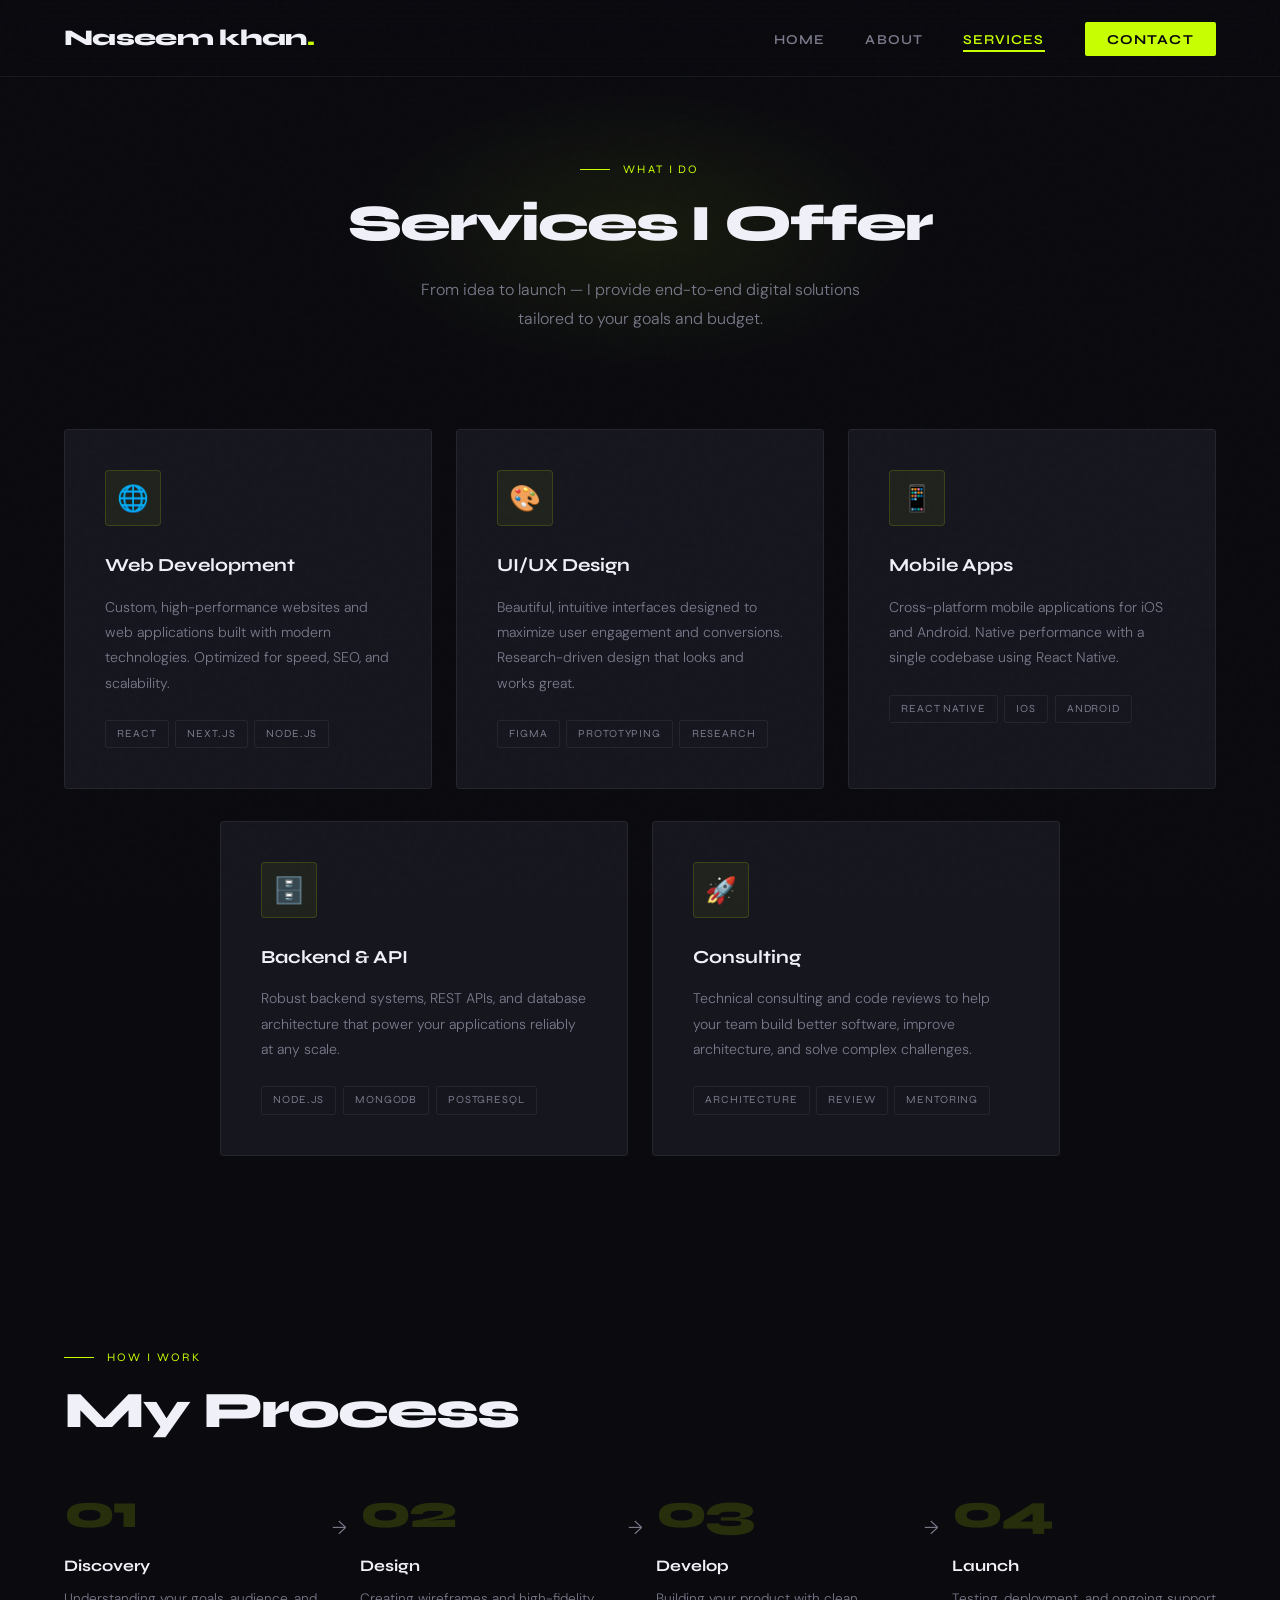
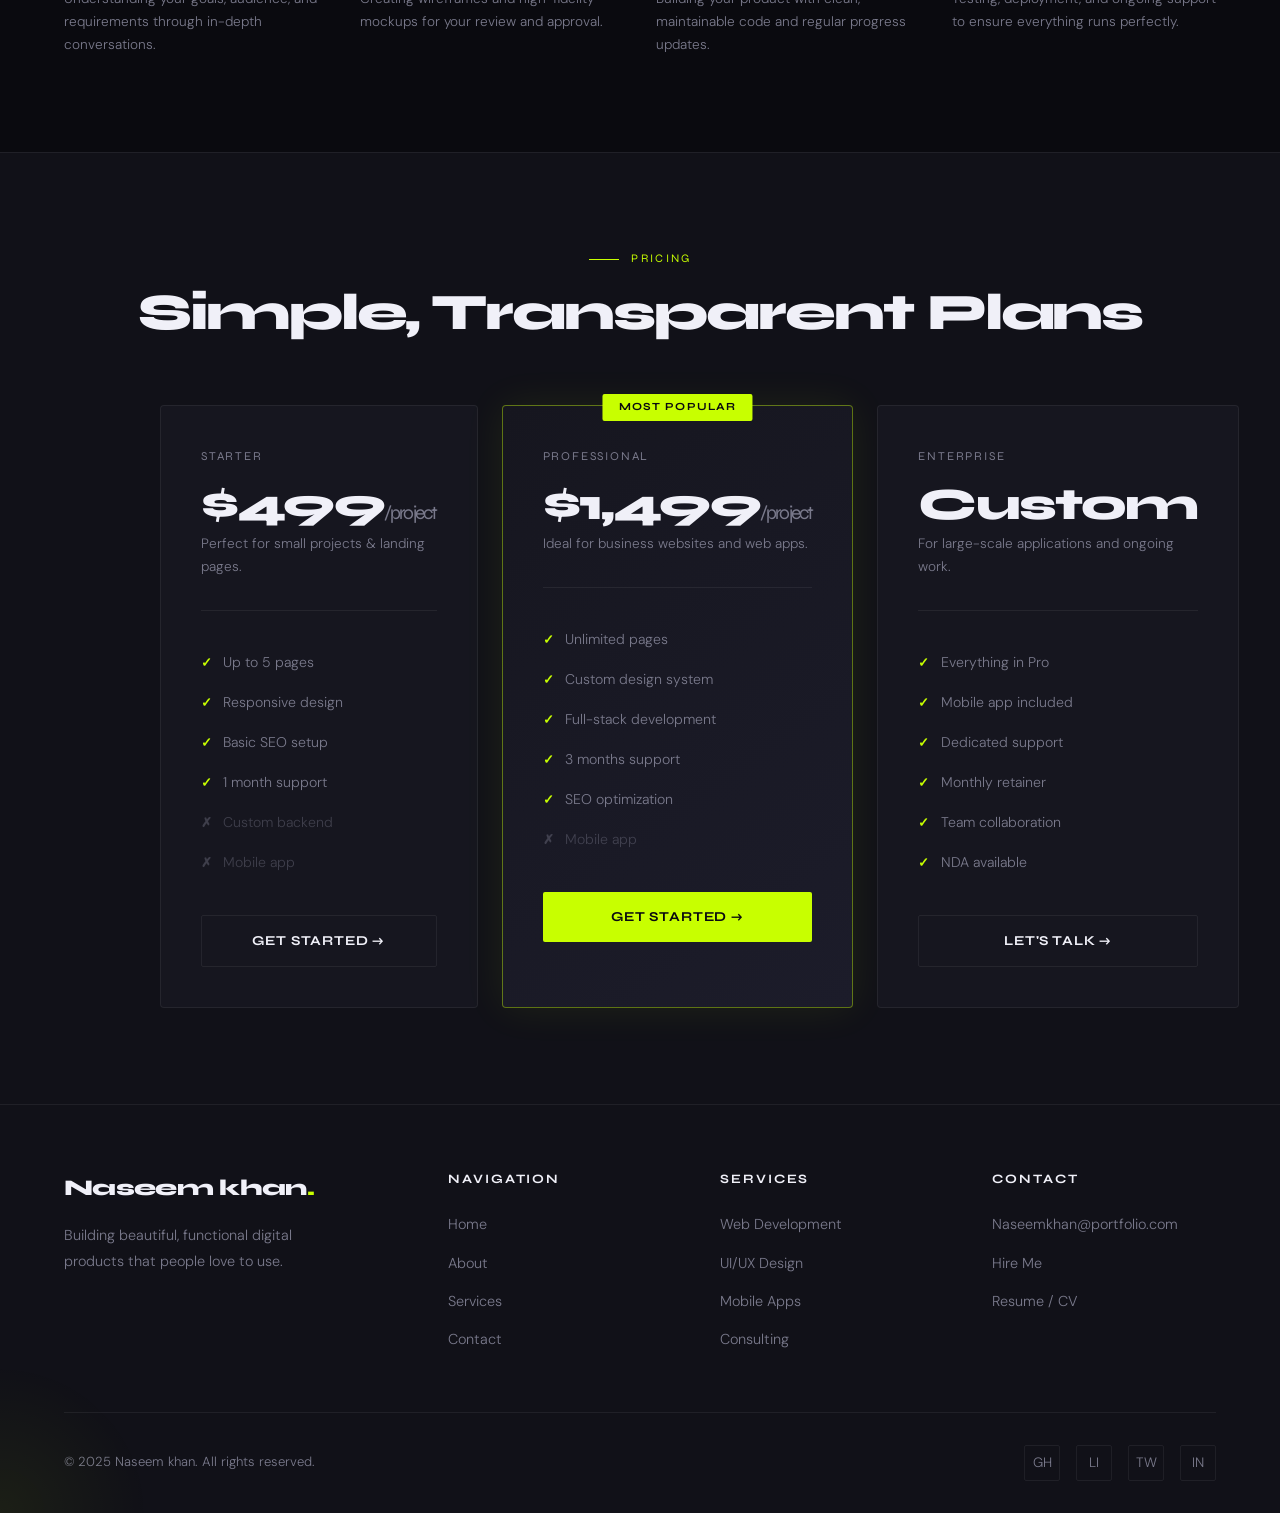
<file: NaseeemPortfolio/services.html>
<!DOCTYPE html>
<html lang="en">
<head>
  <meta charset="UTF-8" />
  <meta name="viewport" content="width=device-width, initial-scale=1.0" />
  <title>Portfolio — Services</title>
  <link rel="stylesheet" href="style.css" />
  <style>
    /* ── PAGE HERO ── */
    .page-hero {
      padding: 5rem 4rem 4rem;
      text-align: center;
      position: relative;
      overflow: hidden;
    }
    .page-hero::before {
      content: '';
      position: absolute;
      top: 0; left: 50%; transform: translateX(-50%);
      width: 600px; height: 300px;
      background: radial-gradient(ellipse, rgba(200,255,0,0.07) 0%, transparent 70%);
    }
    .page-hero .section-label { justify-content: center; }
    .page-hero .section-title { max-width: 600px; margin: 0 auto 1.5rem; }
    .page-hero p {
      color: var(--muted);
      max-width: 480px;
      margin: 0 auto;
      font-size: 1rem;
      line-height: 1.8;
    }

    /* ── SERVICES GRID ── */
    .services-section { padding: 2rem 4rem 6rem; }

    .services-grid {
      display: grid;
      grid-template-columns: repeat(3, 1fr);
      gap: 1.5rem;
      margin-bottom: 2rem;
    }
    .services-grid.two-col {
      grid-template-columns: repeat(2, 1fr);
      max-width: 840px;
      margin: 0 auto;
    }

    .service-card {
      background: var(--card);
      border: 1px solid var(--border);
      border-radius: 4px;
      padding: 2.5rem;
      position: relative;
      overflow: hidden;
      transition: all 0.4s ease;
      cursor: default;
    }

    .service-card::before {
      content: '';
      position: absolute;
      top: 0; left: 0; right: 0;
      height: 2px;
      background: linear-gradient(90deg, var(--accent), var(--accent2));
      transform: scaleX(0);
      transform-origin: left;
      transition: transform 0.4s ease;
    }

    .service-card:hover {
      border-color: rgba(200,255,0,0.2);
      transform: translateY(-6px);
      box-shadow: 0 20px 60px rgba(0,0,0,0.4);
    }
    .service-card:hover::before { transform: scaleX(1); }

    .service-icon {
      width: 56px; height: 56px;
      background: rgba(200,255,0,0.06);
      border: 1px solid rgba(200,255,0,0.15);
      border-radius: 4px;
      display: flex;
      align-items: center;
      justify-content: center;
      font-size: 1.6rem;
      margin-bottom: 1.5rem;
      transition: all 0.3s;
    }
    .service-card:hover .service-icon {
      background: rgba(200,255,0,0.12);
      transform: scale(1.05);
    }

    .service-card h3 {
      font-family: var(--font-display);
      font-weight: 700;
      font-size: 1.15rem;
      margin-bottom: 0.8rem;
    }

    .service-card p {
      font-size: 0.88rem;
      color: var(--muted);
      line-height: 1.8;
      margin-bottom: 1.5rem;
    }

    .service-tags {
      display: flex;
      flex-wrap: wrap;
      gap: 0.4rem;
    }

    .tag {
      font-size: 0.68rem;
      font-family: var(--font-display);
      letter-spacing: 0.08em;
      text-transform: uppercase;
      padding: 0.25rem 0.7rem;
      border: 1px solid var(--border);
      border-radius: 2px;
      color: var(--muted);
    }

    /* ── PRICING ── */
    .pricing-section {
      background: var(--surface);
      border-top: 1px solid var(--border);
      padding: 6rem 4rem;
    }

    .pricing-header {
      text-align: center;
      margin-bottom: 4rem;
    }
    .pricing-header .section-label { justify-content: center; }

    .pricing-grid {
      display: grid;
      grid-template-columns: repeat(3, 1fr);
      gap: 1.5rem;
      max-width: 960px;
      margin: 0 auto;
    }

    .pricing-card {
      background: var(--card);
      border: 1px solid var(--border);
      border-radius: 4px;
      padding: 2.5rem;
      position: relative;
      transition: all 0.3s ease;
    }

    .pricing-card.featured {
      background: linear-gradient(145deg, #16161f, #1c1c2a);
      border-color: rgba(200,255,0,0.4);
      transform: scale(1.03);
      box-shadow: 0 0 40px rgba(200,255,0,0.08);
    }

    .pricing-badge {
      position: absolute;
      top: -12px; left: 50%; transform: translateX(-50%);
      background: var(--accent);
      color: #0a0a0f;
      font-family: var(--font-display);
      font-weight: 700;
      font-size: 0.68rem;
      letter-spacing: 0.1em;
      text-transform: uppercase;
      padding: 0.25rem 1rem;
      border-radius: 2px;
    }

    .pricing-plan {
      font-family: var(--font-display);
      font-size: 0.75rem;
      letter-spacing: 0.15em;
      text-transform: uppercase;
      color: var(--muted);
      margin-bottom: 1rem;
    }

    .pricing-price {
      font-family: var(--font-display);
      font-weight: 800;
      font-size: 2.8rem;
      letter-spacing: -0.04em;
      line-height: 1;
      margin-bottom: 0.3rem;
    }
    .pricing-price span { font-size: 1.2rem; font-weight: 400; color: var(--muted); }

    .pricing-desc {
      font-size: 0.85rem;
      color: var(--muted);
      margin-bottom: 2rem;
      padding-bottom: 2rem;
      border-bottom: 1px solid var(--border);
    }

    .pricing-features { list-style: none; margin-bottom: 2rem; }
    .pricing-features li {
      font-size: 0.88rem;
      color: var(--muted);
      padding: 0.5rem 0;
      display: flex;
      align-items: center;
      gap: 0.7rem;
    }
    .pricing-features li::before {
      content: '✓';
      color: var(--accent);
      font-weight: 700;
      font-size: 0.8rem;
    }
    .pricing-features li.no::before {
      content: '✗';
      color: var(--muted);
    }
    .pricing-features li.no { opacity: 0.4; }

    .pricing-card .btn { width: 100%; justify-content: center; }

    /* ── PROCESS ── */
    .process-section { padding: 6rem 4rem; }
    .process-grid {
      display: grid;
      grid-template-columns: repeat(4, 1fr);
      gap: 2rem;
      margin-top: 3rem;
    }
    .process-item { position: relative; }
    .process-item::after {
      content: '→';
      position: absolute;
      right: -1.2rem;
      top: 1.5rem;
      color: var(--muted);
      font-size: 1.2rem;
    }
    .process-item:last-child::after { display: none; }

    .process-num {
      font-family: var(--font-display);
      font-weight: 800;
      font-size: 3rem;
      letter-spacing: -0.05em;
      color: rgba(200,255,0,0.15);
      line-height: 1;
      margin-bottom: 1rem;
    }
    .process-item h3 {
      font-family: var(--font-display);
      font-weight: 700;
      font-size: 1rem;
      margin-bottom: 0.5rem;
    }
    .process-item p { font-size: 0.85rem; color: var(--muted); line-height: 1.7; }

    @media (max-width: 900px) {
      .page-hero { padding: 4rem 1.5rem 3rem; }
      .services-section { padding: 2rem 1.5rem 4rem; }
      .services-grid { grid-template-columns: 1fr; }
      .services-grid.two-col { grid-template-columns: 1fr; }
      .pricing-section { padding: 4rem 1.5rem; }
      .pricing-grid { grid-template-columns: 1fr; max-width: 400px; }
      .pricing-card.featured { transform: none; }
      .process-section { padding: 4rem 1.5rem; }
      .process-grid { grid-template-columns: repeat(2, 1fr); }
      .process-item::after { display: none; }
    }
  </style>
</head>
<body>

  <nav>
    <a href="index.html" class="nav-logo">Naseem khan<span>.</span></a>
    <ul class="nav-links">
      <li><a href="index.html">Home</a></li>
      <li><a href="about.html">About</a></li>
      <li><a href="services.html">Services</a></li>
      <li><a href="contact.html" class="nav-cta">Contact</a></li>
    </ul>
    <button class="hamburger"><span></span><span></span><span></span></button>
  </nav>

  <div class="page-content">

    <!-- PAGE HERO -->
    <div class="page-hero">
      <div class="section-label animate">What I Do</div>
      <h1 class="section-title animate" data-delay="100">Services I Offer</h1>
      <p class="animate" data-delay="200">From idea to launch — I provide end-to-end digital solutions tailored to your goals and budget.</p>
    </div>

    <!-- SERVICES CARDS -->
    <section class="services-section">
      <div class="services-grid">
        <div class="service-card animate" data-delay="100">
          <div class="service-icon">🌐</div>
          <h3>Web Development</h3>
          <p>Custom, high-performance websites and web applications built with modern technologies. Optimized for speed, SEO, and scalability.</p>
          <div class="service-tags">
            <span class="tag">React</span><span class="tag">Next.js</span><span class="tag">Node.js</span>
          </div>
        </div>
        <div class="service-card animate" data-delay="200">
          <div class="service-icon">🎨</div>
          <h3>UI/UX Design</h3>
          <p>Beautiful, intuitive interfaces designed to maximize user engagement and conversions. Research-driven design that looks and works great.</p>
          <div class="service-tags">
            <span class="tag">Figma</span><span class="tag">Prototyping</span><span class="tag">Research</span>
          </div>
        </div>
        <div class="service-card animate" data-delay="300">
          <div class="service-icon">📱</div>
          <h3>Mobile Apps</h3>
          <p>Cross-platform mobile applications for iOS and Android. Native performance with a single codebase using React Native.</p>
          <div class="service-tags">
            <span class="tag">React Native</span><span class="tag">iOS</span><span class="tag">Android</span>
          </div>
        </div>
      </div>
      <div class="services-grid two-col">
        <div class="service-card animate" data-delay="200">
          <div class="service-icon">🗄️</div>
          <h3>Backend & API</h3>
          <p>Robust backend systems, REST APIs, and database architecture that power your applications reliably at any scale.</p>
          <div class="service-tags">
            <span class="tag">Node.js</span><span class="tag">MongoDB</span><span class="tag">PostgreSQL</span>
          </div>
        </div>
        <div class="service-card animate" data-delay="300">
          <div class="service-icon">🚀</div>
          <h3>Consulting</h3>
          <p>Technical consulting and code reviews to help your team build better software, improve architecture, and solve complex challenges.</p>
          <div class="service-tags">
            <span class="tag">Architecture</span><span class="tag">Review</span><span class="tag">Mentoring</span>
          </div>
        </div>
      </div>
    </section>

    <!-- PROCESS -->
    <section class="process-section">
      <div class="section-label animate">How I Work</div>
      <h2 class="section-title animate" data-delay="100">My Process</h2>
      <div class="process-grid">
        <div class="process-item animate" data-delay="100">
          <div class="process-num">01</div>
          <h3>Discovery</h3>
          <p>Understanding your goals, audience, and requirements through in-depth conversations.</p>
        </div>
        <div class="process-item animate" data-delay="200">
          <div class="process-num">02</div>
          <h3>Design</h3>
          <p>Creating wireframes and high-fidelity mockups for your review and approval.</p>
        </div>
        <div class="process-item animate" data-delay="300">
          <div class="process-num">03</div>
          <h3>Develop</h3>
          <p>Building your product with clean, maintainable code and regular progress updates.</p>
        </div>
        <div class="process-item animate" data-delay="400">
          <div class="process-num">04</div>
          <h3>Launch</h3>
          <p>Testing, deployment, and ongoing support to ensure everything runs perfectly.</p>
        </div>
      </div>
    </section>

    <!-- PRICING -->
    <section class="pricing-section">
      <div class="pricing-header">
        <div class="section-label animate">Pricing</div>
        <h2 class="section-title animate" data-delay="100">Simple, Transparent Plans</h2>
      </div>
      <div class="pricing-grid">
        <div class="pricing-card animate" data-delay="100">
          <div class="pricing-plan">Starter</div>
          <div class="pricing-price">$499<span>/project</span></div>
          <div class="pricing-desc">Perfect for small projects & landing pages.</div>
          <ul class="pricing-features">
            <li>Up to 5 pages</li>
            <li>Responsive design</li>
            <li>Basic SEO setup</li>
            <li>1 month support</li>
            <li class="no">Custom backend</li>
            <li class="no">Mobile app</li>
          </ul>
          <a href="contact.html" class="btn btn-outline">Get Started →</a>
        </div>
        <div class="pricing-card featured animate" data-delay="200">
          <div class="pricing-badge">Most Popular</div>
          <div class="pricing-plan">Professional</div>
          <div class="pricing-price">$1,499<span>/project</span></div>
          <div class="pricing-desc">Ideal for business websites and web apps.</div>
          <ul class="pricing-features">
            <li>Unlimited pages</li>
            <li>Custom design system</li>
            <li>Full-stack development</li>
            <li>3 months support</li>
            <li>SEO optimization</li>
            <li class="no">Mobile app</li>
          </ul>
          <a href="contact.html" class="btn btn-primary">Get Started →</a>
        </div>
        <div class="pricing-card animate" data-delay="300">
          <div class="pricing-plan">Enterprise</div>
          <div class="pricing-price">Custom</div>
          <div class="pricing-desc">For large-scale applications and ongoing work.</div>
          <ul class="pricing-features">
            <li>Everything in Pro</li>
            <li>Mobile app included</li>
            <li>Dedicated support</li>
            <li>Monthly retainer</li>
            <li>Team collaboration</li>
            <li>NDA available</li>
          </ul>
          <a href="contact.html" class="btn btn-outline">Let's Talk →</a>
        </div>
      </div>
    </section>

  </div>

  <!-- FOOTER -->
  <footer>
    <div class="footer-grid">
      <div class="footer-brand">
        <a href="index.html" class="nav-logo">Naseem khan<span>.</span></a>
        <p>Building beautiful, functional digital products that people love to use.</p>
      </div>
      <div class="footer-col">
        <h4>Navigation</h4>
        <ul>
          <li><a href="index.html">Home</a></li>
          <li><a href="about.html">About</a></li>
          <li><a href="services.html">Services</a></li>
          <li><a href="contact.html">Contact</a></li>
        </ul>
      </div>
      <div class="footer-col">
        <h4>Services</h4>
        <ul>
          <li><a href="services.html">Web Development</a></li>
          <li><a href="services.html">UI/UX Design</a></li>
          <li><a href="services.html">Mobile Apps</a></li>
          <li><a href="services.html">Consulting</a></li>
        </ul>
      </div>
      <div class="footer-col">
        <h4>Contact</h4>
        <ul>
          <li><a href="contact.html">Naseemkhan@portfolio.com</a></li>
          <li><a href="contact.html">Hire Me</a></li>
          <li><a href="#">Resume / CV</a></li>
        </ul>
      </div>
    </div>
    <div class="footer-bottom">
      <span>© 2025 Naseem khan. All rights reserved.</span>
      <div class="footer-socials">
        <a href="https://github.com/gulnaseemkhan">GH</a>
        <a href="https://www.linkedin.com/in/gul-naseem-khan" target="_blank"LinkedIn title="LinkedIn">LI</a>
        <a href="https://x.com/gul_naseemkhan" title="Twitter">TW</a>
        <a href="https://www.instagram.com/gul_naseem_020" title="Instagram">IN</a>
      </div>
    </div>
  </footer>

  <script src="script.js"></script>
</body>
</html>
</file>
<file: NaseeemPortfolio/style.css>
@import url('https://fonts.googleapis.com/css2?family=Syne:wght@400;600;700;800&family=DM+Sans:ital,wght@0,300;0,400;0,500;1,300&display=swap');

:root {
  --bg: #0a0a0f;
  --surface: #111118;
  --card: #16161f;
  --border: #ffffff10;
  --accent: #c8ff00;
  --accent2: #ff6b35;
  --text: #f0f0f8;
  --muted: #7a7a8c;
  --font-display: 'Syne', sans-serif;
  --font-body: 'DM Sans', sans-serif;
}

*, *::before, *::after { box-sizing: border-box; margin: 0; padding: 0; }

html { scroll-behavior: smooth; }

body {
  background: var(--bg);
  color: var(--text);
  font-family: var(--font-body);
  font-weight: 300;
  line-height: 1.7;
  overflow-x: hidden;
}

/* ── NOISE OVERLAY ── */
body::before {
  content: '';
  position: fixed;
  inset: 0;
  background-image: url("data:image/svg+xml,%3Csvg viewBox='0 0 200 200' xmlns='http://www.w3.org/2000/svg'%3E%3Cfilter id='n'%3E%3CfeTurbulence type='fractalNoise' baseFrequency='0.85' numOctaves='4' stitchTiles='stitch'/%3E%3C/filter%3E%3Crect width='100%25' height='100%25' filter='url(%23n)' opacity='0.03'/%3E%3C/svg%3E");
  pointer-events: none;
  z-index: 9999;
  opacity: 0.4;
}

/* ── NAVBAR ── */
nav {
  position: fixed;
  top: 0; left: 0; right: 0;
  z-index: 100;
  padding: 1.2rem 4rem;
  display: flex;
  justify-content: space-between;
  align-items: center;
  background: rgba(10,10,15,0.8);
  backdrop-filter: blur(20px);
  border-bottom: 1px solid var(--border);
  transition: all 0.3s ease;
}

.nav-logo {
  font-family: var(--font-display);
  font-weight: 800;
  font-size: 1.4rem;
  color: var(--text);
  text-decoration: none;
  letter-spacing: -0.03em;
}

.nav-logo span { color: var(--accent); }

.nav-links {
  display: flex;
  gap: 2.5rem;
  list-style: none;
}

.nav-links a {
  font-family: var(--font-display);
  font-weight: 600;
  font-size: 0.85rem;
  letter-spacing: 0.08em;
  text-transform: uppercase;
  color: var(--muted);
  text-decoration: none;
  position: relative;
  transition: color 0.3s;
}

.nav-links a::after {
  content: '';
  position: absolute;
  bottom: -4px; left: 0;
  width: 0; height: 2px;
  background: var(--accent);
  transition: width 0.3s ease;
}

.nav-links a:hover,
.nav-links a.active { color: var(--accent); }
.nav-links a:hover::after,
.nav-links a.active::after { width: 100%; }

.nav-cta {
  background: var(--accent);
  color: #0a0a0f !important;
  padding: 0.55rem 1.4rem;
  border-radius: 2px;
  font-weight: 700 !important;
  transition: all 0.3s !important;
}
.nav-cta::after { display: none !important; }
.nav-cta:hover { background: var(--accent2) !important; color: #fff !important; }

/* ── HAMBURGER ── */
.hamburger {
  display: none;
  flex-direction: column;
  gap: 5px;
  cursor: pointer;
  background: none;
  border: none;
  padding: 4px;
}
.hamburger span {
  display: block;
  width: 24px;
  height: 2px;
  background: var(--text);
  transition: all 0.3s;
}

/* ── PAGE WRAPPER ── */
.page-content { padding-top: 80px; }

/* ── SECTION BASE ── */
section { padding: 6rem 4rem; }
.section-label {
  font-family: var(--font-display);
  font-size: 0.72rem;
  letter-spacing: 0.2em;
  text-transform: uppercase;
  color: var(--accent);
  margin-bottom: 1rem;
  display: flex;
  align-items: center;
  gap: 0.8rem;
}
.section-label::before {
  content: '';
  width: 30px; height: 1px;
  background: var(--accent);
}

.section-title {
  font-family: var(--font-display);
  font-weight: 800;
  font-size: clamp(2rem, 4vw, 3.5rem);
  line-height: 1.1;
  letter-spacing: -0.04em;
  color: var(--text);
}

/* ── BUTTONS ── */
.btn {
  display: inline-flex;
  align-items: center;
  gap: 0.6rem;
  font-family: var(--font-display);
  font-weight: 700;
  font-size: 0.85rem;
  letter-spacing: 0.06em;
  text-transform: uppercase;
  text-decoration: none;
  padding: 0.85rem 2rem;
  border-radius: 2px;
  transition: all 0.3s ease;
  cursor: pointer;
  border: none;
}
.btn-primary {
  background: var(--accent);
  color: #0a0a0f;
}
.btn-primary:hover { background: #fff; transform: translateY(-2px); }

.btn-outline {
  background: transparent;
  color: var(--text);
  border: 1px solid var(--border);
}
.btn-outline:hover { border-color: var(--accent); color: var(--accent); transform: translateY(-2px); }

/* ── FOOTER ── */
footer {
  background: var(--surface);
  border-top: 1px solid var(--border);
  padding: 4rem 4rem 2rem;
}

.footer-grid {
  display: grid;
  grid-template-columns: 1.5fr 1fr 1fr 1fr;
  gap: 3rem;
  margin-bottom: 3rem;
}

.footer-brand p {
  color: var(--muted);
  font-size: 0.9rem;
  margin-top: 1rem;
  max-width: 260px;
  line-height: 1.8;
}

.footer-col h4 {
  font-family: var(--font-display);
  font-weight: 700;
  font-size: 0.8rem;
  letter-spacing: 0.15em;
  text-transform: uppercase;
  color: var(--text);
  margin-bottom: 1.2rem;
}

.footer-col ul { list-style: none; }
.footer-col ul li { margin-bottom: 0.7rem; }
.footer-col ul a {
  color: var(--muted);
  text-decoration: none;
  font-size: 0.9rem;
  transition: color 0.3s;
}
.footer-col ul a:hover { color: var(--accent); }

.footer-bottom {
  display: flex;
  justify-content: space-between;
  align-items: center;
  padding-top: 2rem;
  border-top: 1px solid var(--border);
  font-size: 0.82rem;
  color: var(--muted);
}

.footer-socials {
  display: flex;
  gap: 1rem;
}

.footer-socials a {
  width: 36px; height: 36px;
  border: 1px solid var(--border);
  border-radius: 2px;
  display: flex;
  align-items: center;
  justify-content: center;
  color: var(--muted);
  text-decoration: none;
  font-size: 0.85rem;
  transition: all 0.3s;
}
.footer-socials a:hover { border-color: var(--accent); color: var(--accent); }

/* ── ANIMATIONS ── */
@keyframes fadeUp {
  from { opacity: 0; transform: translateY(30px); }
  to   { opacity: 1; transform: translateY(0); }
}
@keyframes fadeIn {
  from { opacity: 0; }
  to   { opacity: 1; }
}

.animate { opacity: 0; }
.animate.visible { animation: fadeUp 0.7s ease forwards; }

/* ── RESPONSIVE ── */
@media (max-width: 900px) {
  nav { padding: 1rem 1.5rem; }
  section { padding: 4rem 1.5rem; }
  footer { padding: 3rem 1.5rem 1.5rem; }

  .nav-links {
    display: none;
    position: fixed;
    top: 70px; left: 0; right: 0;
    background: var(--surface);
    flex-direction: column;
    gap: 0;
    padding: 1rem 0;
    border-bottom: 1px solid var(--border);
  }
  .nav-links.open { display: flex; }
  .nav-links li { width: 100%; }
  .nav-links a {
    display: block;
    padding: 0.9rem 2rem;
    font-size: 1rem;
  }
  .nav-links a::after { display: none; }
  .hamburger { display: flex; }

  .footer-grid { grid-template-columns: 1fr 1fr; gap: 2rem; }
  .footer-bottom { flex-direction: column; gap: 1rem; text-align: center; }
}

/* ── PHOTO FIX ── */
.photo-frame {
  position: relative;
  overflow: hidden;
}

.photo-badge {
  position: absolute;
  bottom: 15px;   /* 🔥 upar laane ke liye */
  left: 15px;
  z-index: 3;
}

.photo-frame {
  width: 720px;        /* apni design ke hisaab se adjust kar */
  height: 650px;
  border-radius: 12px;
  overflow: hidden;
  position: relative;
}

.photo-placeholder {
  width: 100%;
  height: 100%;
  overflow: hidden;
}
.photo-placeholder img {
  width: 100%;
  height: 100%;
  object-fit: cover;
  object-position: top;   /* 🔥 IMPORTANT */
}
</file>
